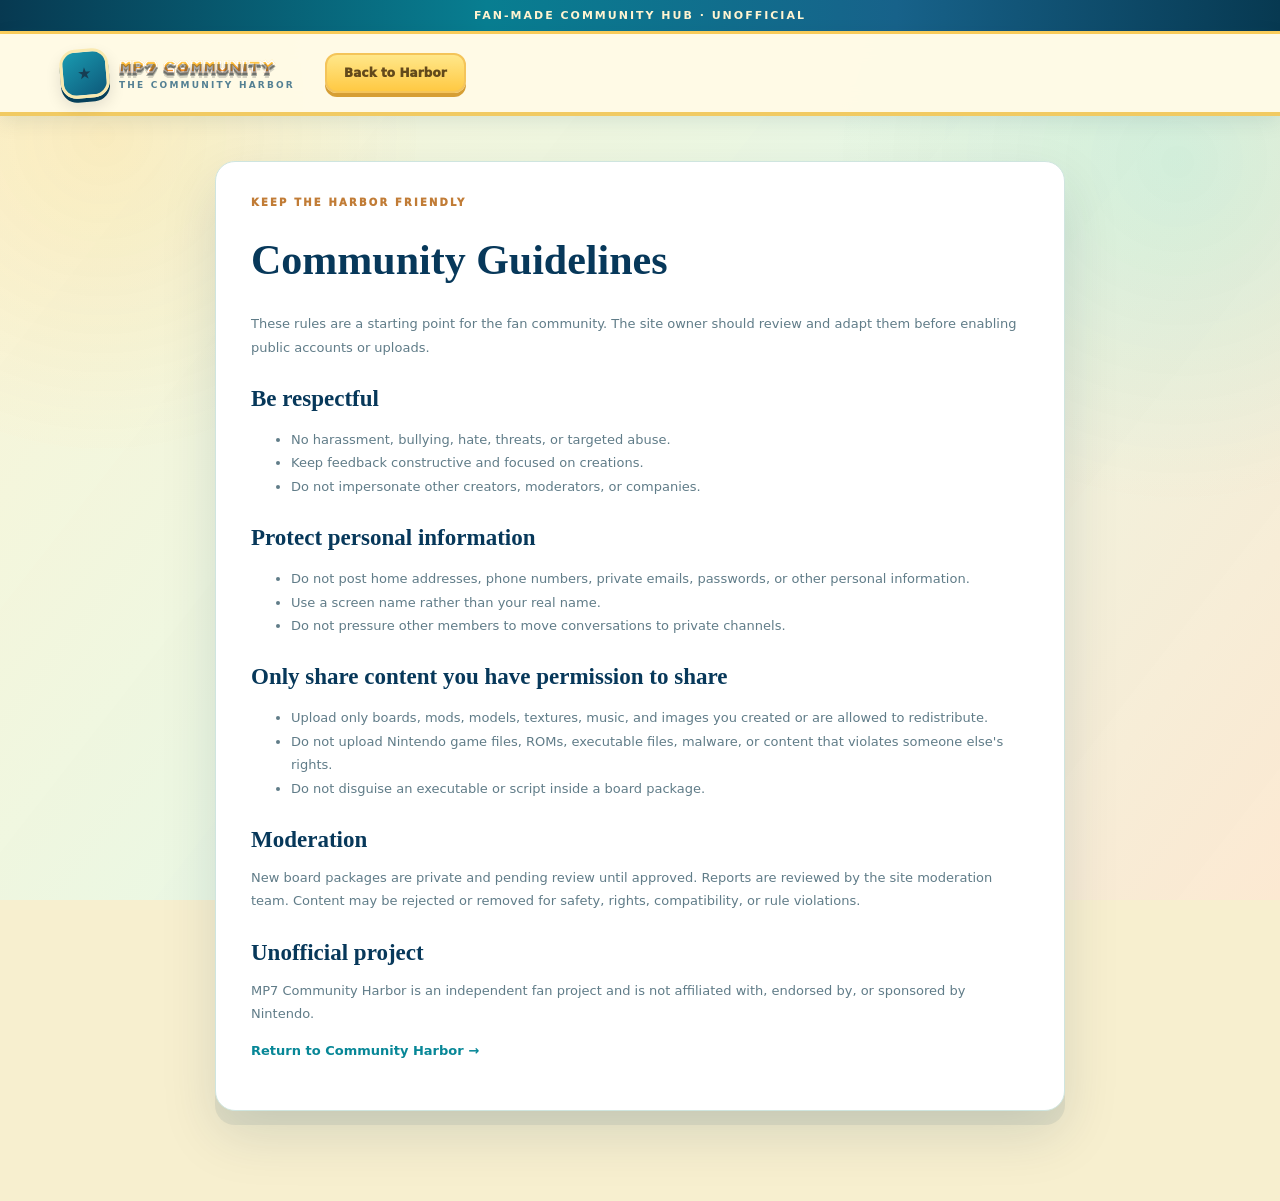
<file: community-guidelines.html>
<!doctype html><html lang="en"><head><meta charset="utf-8"><meta name="viewport" content="width=device-width,initial-scale=1"><title>Community Guidelines — MP7 Community Harbor</title><link rel="stylesheet" href="styles.css"></head><body><div class="top-ribbon">FAN-MADE COMMUNITY HUB · UNOFFICIAL</div><header class="site-header"><a class="brand" href="index.html"><span class="brand-mark">★</span><span class="brand-copy"><strong>MP7 <em>COMMUNITY</em></strong><small>THE COMMUNITY HARBOR</small></span></a><a class="btn btn-gold" href="index.html">Back to Harbor</a></header><main class="policy-page"><div class="eyebrow dark-eyebrow">KEEP THE HARBOR FRIENDLY</div><h1>Community Guidelines</h1><p>These rules are a starting point for the fan community. The site owner should review and adapt them before enabling public accounts or uploads.</p><h2>Be respectful</h2><ul><li>No harassment, bullying, hate, threats, or targeted abuse.</li><li>Keep feedback constructive and focused on creations.</li><li>Do not impersonate other creators, moderators, or companies.</li></ul><h2>Protect personal information</h2><ul><li>Do not post home addresses, phone numbers, private emails, passwords, or other personal information.</li><li>Use a screen name rather than your real name.</li><li>Do not pressure other members to move conversations to private channels.</li></ul><h2>Only share content you have permission to share</h2><ul><li>Upload only boards, mods, models, textures, music, and images you created or are allowed to redistribute.</li><li>Do not upload Nintendo game files, ROMs, executable files, malware, or content that violates someone else's rights.</li><li>Do not disguise an executable or script inside a board package.</li></ul><h2>Moderation</h2><p>New board packages are private and pending review until approved. Reports are reviewed by the site moderation team. Content may be rejected or removed for safety, rights, compatibility, or rule violations.</p><h2>Unofficial project</h2><p>MP7 Community Harbor is an independent fan project and is not affiliated with, endorsed by, or sponsored by Nintendo.</p><p><a href="index.html">Return to Community Harbor →</a></p></main></body></html>
</file>
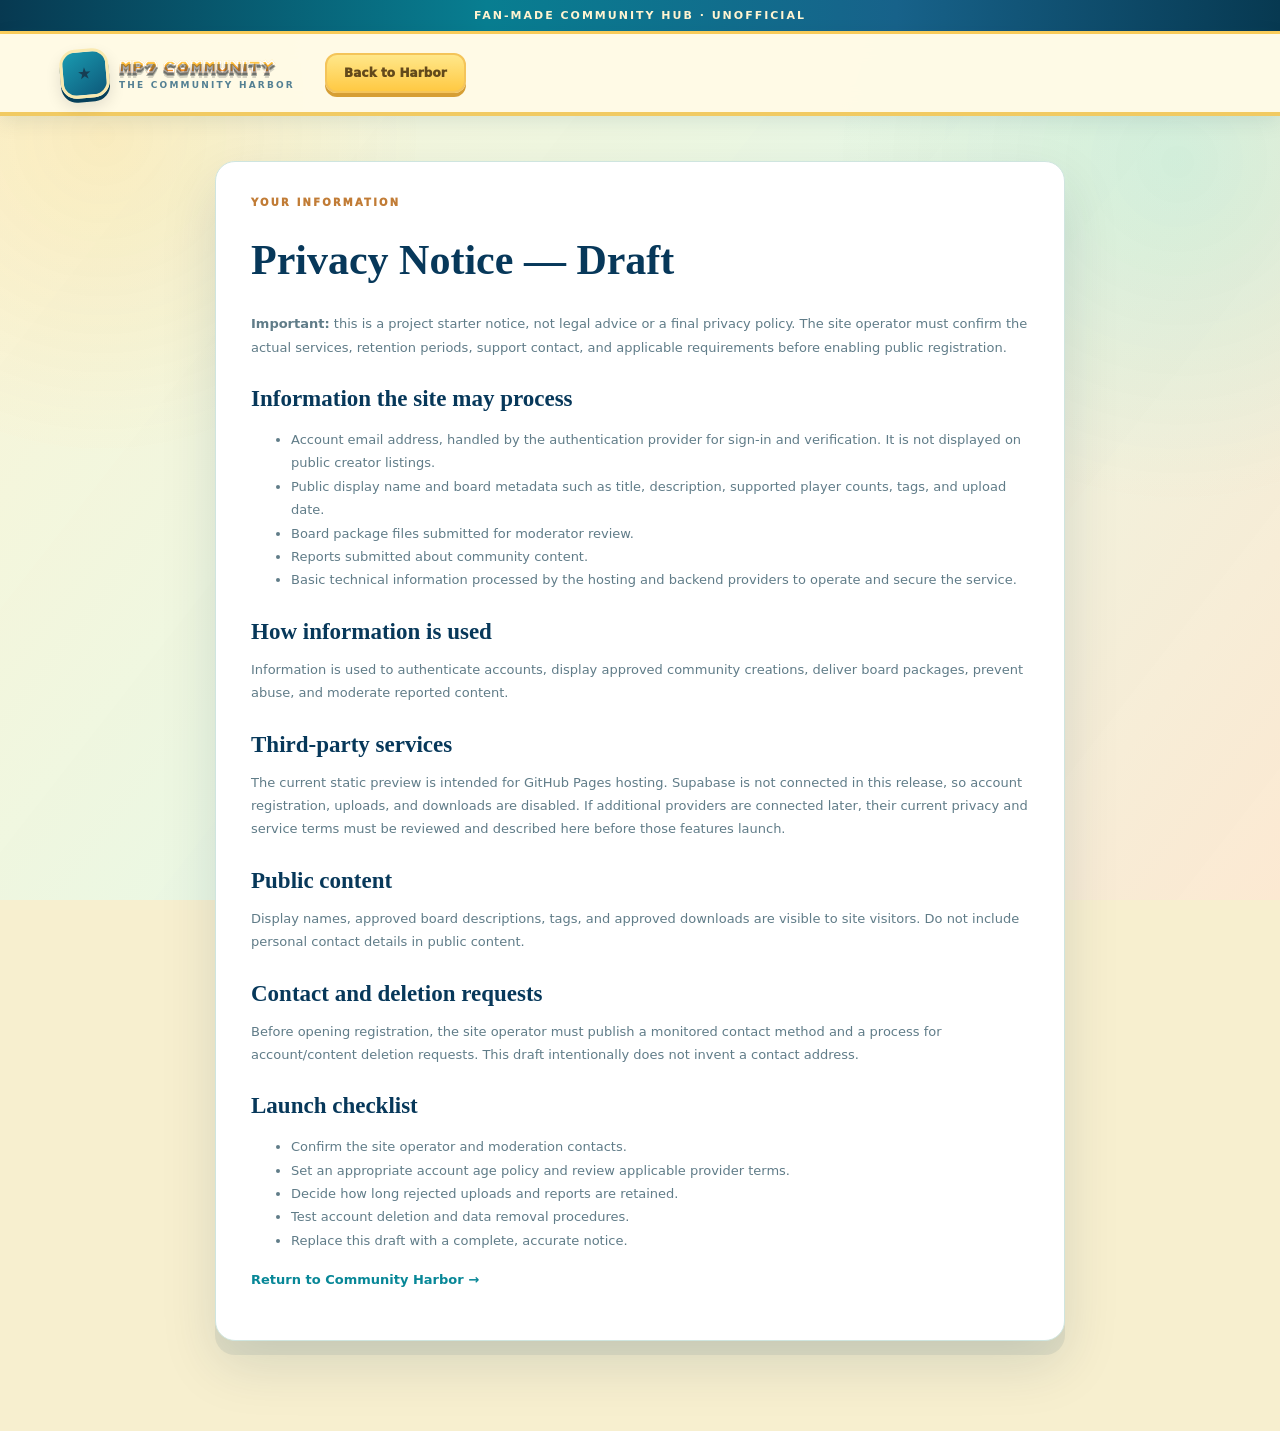
<file: privacy.html>
<!doctype html><html lang="en"><head><meta charset="utf-8"><meta name="viewport" content="width=device-width,initial-scale=1"><title>Privacy Notice — MP7 Community Harbor</title><link rel="stylesheet" href="styles.css"></head><body><div class="top-ribbon">FAN-MADE COMMUNITY HUB · UNOFFICIAL</div><header class="site-header"><a class="brand" href="index.html"><span class="brand-mark">★</span><span class="brand-copy"><strong>MP7 <em>COMMUNITY</em></strong><small>THE COMMUNITY HARBOR</small></span></a><a class="btn btn-gold" href="index.html">Back to Harbor</a></header><main class="policy-page"><div class="eyebrow dark-eyebrow">YOUR INFORMATION</div><h1>Privacy Notice — Draft</h1><p><strong>Important:</strong> this is a project starter notice, not legal advice or a final privacy policy. The site operator must confirm the actual services, retention periods, support contact, and applicable requirements before enabling public registration.</p><h2>Information the site may process</h2><ul><li>Account email address, handled by the authentication provider for sign-in and verification. It is not displayed on public creator listings.</li><li>Public display name and board metadata such as title, description, supported player counts, tags, and upload date.</li><li>Board package files submitted for moderator review.</li><li>Reports submitted about community content.</li><li>Basic technical information processed by the hosting and backend providers to operate and secure the service.</li></ul><h2>How information is used</h2><p>Information is used to authenticate accounts, display approved community creations, deliver board packages, prevent abuse, and moderate reported content.</p><h2>Third-party services</h2><p>The current static preview is intended for GitHub Pages hosting. Supabase is not connected in this release, so account registration, uploads, and downloads are disabled. If additional providers are connected later, their current privacy and service terms must be reviewed and described here before those features launch.</p><h2>Public content</h2><p>Display names, approved board descriptions, tags, and approved downloads are visible to site visitors. Do not include personal contact details in public content.</p><h2>Contact and deletion requests</h2><p>Before opening registration, the site operator must publish a monitored contact method and a process for account/content deletion requests. This draft intentionally does not invent a contact address.</p><h2>Launch checklist</h2><ul><li>Confirm the site operator and moderation contacts.</li><li>Set an appropriate account age policy and review applicable provider terms.</li><li>Decide how long rejected uploads and reports are retained.</li><li>Test account deletion and data removal procedures.</li><li>Replace this draft with a complete, accurate notice.</li></ul><p><a href="index.html">Return to Community Harbor →</a></p></main></body></html>
</file>
<file: styles.css>
:root{--navy:#092d49;--navy2:#124a65;--blue:#167f9c;--aqua:#5fe0d0;--mint:#d9faf1;--gold:#ffdc68;--coral:#ff786e;--cream:#fff9eb;--ink:#17354b;--muted:#627d8c;--line:#dbe9e8;--paper:#fff;--shadow:0 18px 48px rgba(5,39,62,.14);font-family:"Nunito",system-ui,sans-serif;color:var(--ink);scroll-behavior:smooth}
*{box-sizing:border-box}body{margin:0;background:#f3fbf9;color:var(--ink);overflow-x:hidden}a{color:inherit;text-decoration:none}button,input,select{font:inherit}button{cursor:pointer}.shell{width:min(1160px,calc(100% - 40px));margin-inline:auto}.top-ribbon{background:#072940;color:#d8fff7;text-align:center;padding:9px 12px;font-size:11px;font-weight:900;letter-spacing:2px}.sparkle{color:var(--gold);padding:0 12px}.ribbon-dot{color:var(--coral);padding:0 8px}
.site-header{height:82px;padding:0 max(20px,calc((100% - 1160px)/2));display:flex;align-items:center;gap:30px;background:rgba(255,255,255,.96);border-bottom:1px solid rgba(9,45,73,.08);position:sticky;top:0;z-index:20;backdrop-filter:blur(12px)}.brand{display:flex;align-items:center;gap:10px;flex-shrink:0}.brand-mark{display:grid;place-items:center;width:49px;height:49px;border-radius:16px;background:linear-gradient(145deg,#1a9bb1,#0d597a);box-shadow:0 5px 0 #073c5a;transform:rotate(-5deg)}.brand-mark svg{width:39px}.brand-copy{display:grid;line-height:1}.brand-copy strong{font-family:"Baloo 2",sans-serif;font-size:21px;letter-spacing:.2px;color:var(--navy)}.brand-copy em{font-style:normal;color:#e66d62}.brand-copy small{font-size:9px;letter-spacing:2.2px;font-weight:900;color:#548093;margin-top:4px}.main-nav{display:flex;align-items:center;gap:25px;margin:auto}.nav-link{font-size:13px;font-weight:900;color:#567181;padding:10px 0;position:relative}.nav-link:hover,.nav-link.active{color:#087e91}.nav-link.active:after{content:"";position:absolute;height:3px;border-radius:4px;background:var(--coral);bottom:1px;left:0;right:0}.header-actions{display:flex;gap:9px}.btn{border:0;border-radius:12px;padding:11px 17px;font-size:12px;font-weight:900;display:inline-flex;align-items:center;justify-content:center;gap:9px;transition:.18s ease;white-space:nowrap}.btn:hover{transform:translateY(-2px);filter:brightness(1.03)}.btn-ghost{background:#edf8f6;color:#236477}.btn-gold{background:var(--gold);color:#493c18;box-shadow:0 4px 0 #dbb84c}.btn-coral{background:var(--coral);color:white;box-shadow:0 4px 0 #d85d59}.btn-outline{background:rgba(255,255,255,.11);border:1.5px solid rgba(255,255,255,.7);color:white}.btn-outline-dark{background:white;border:1.5px solid #c9dddd;color:#24536a}.btn-large{padding:14px 20px;border-radius:14px;font-size:13px}.mobile-menu{display:none;border:0;background:#e9f7f4;border-radius:10px;padding:9px 12px;color:var(--navy);font-size:20px}.backend-notice{margin-top:17px;background:#fff6d9;border:1px solid #f3df9c;padding:11px 15px;border-radius:11px;color:#6c591f;font-size:12px}.backend-notice strong{color:#4a3a11}
.hero{position:relative;margin-top:22px;background:linear-gradient(122deg,#0d4967 0%,#0f7390 57%,#3ab5b6 100%);border-radius:28px;overflow:hidden;min-height:460px;display:grid;grid-template-columns:1fr 1.05fr;color:white;box-shadow:var(--shadow)}.hero:before{content:"";position:absolute;inset:0;background:radial-gradient(circle at 20% 10%,rgba(255,255,255,.12),transparent 34%),radial-gradient(circle at 85% 25%,rgba(255,220,104,.17),transparent 23%);pointer-events:none}.hero-copy{padding:62px 20px 60px 58px;position:relative;z-index:2}.eyebrow{font-size:10px;font-weight:1000;letter-spacing:2.2px;color:#b7fff0}.eyebrow-star{color:var(--gold);font-size:14px;margin-right:8px}.hero h1{font-family:"Baloo 2",sans-serif;font-size:clamp(42px,5.4vw,68px);line-height:.93;letter-spacing:-1.8px;margin:19px 0 17px;text-shadow:0 4px 0 rgba(0,43,67,.22)}.hero h1 span{color:#b5fff0}.hero h1 i{font-style:normal;color:var(--gold)}.hero-lede{max-width:390px;color:#e0f8f3;line-height:1.65;font-size:14px;font-weight:700}.hero-buttons{display:flex;gap:11px;flex-wrap:wrap;margin-top:25px}.hero-note{display:flex;align-items:center;gap:9px;margin-top:30px;font-size:9px;letter-spacing:1.6px;font-weight:1000;color:#c7fff1}.online-pulse{width:8px;height:8px;border-radius:50%;background:#8ff2be;box-shadow:0 0 0 5px rgba(143,242,190,.13)}
.hero-art{position:relative;min-height:420px;overflow:hidden}.sunburst{position:absolute;width:340px;height:340px;border-radius:50%;right:90px;top:35px;background:repeating-conic-gradient(from 0deg,rgba(255,255,255,.13) 0 7deg,transparent 7deg 15deg);mask-image:radial-gradient(circle,black 35%,transparent 72%)}.cloud{position:absolute;width:85px;height:24px;background:#e7fff6;border-radius:30px;opacity:.9}.cloud:before,.cloud:after{content:"";position:absolute;background:inherit;border-radius:50%;bottom:7px}.cloud:before{width:32px;height:32px;left:14px}.cloud:after{width:25px;height:25px;left:39px}.cloud-one{top:70px;right:95px}.cloud-two{top:125px;left:30px;transform:scale(.7)}.hero-sun{position:absolute;top:29px;right:72px;color:var(--gold);font-size:42px;text-shadow:0 0 25px #ffe6a1}.wave{position:absolute;left:-10%;right:-10%;height:115px;border-radius:50% 50% 0 0/28% 28% 0 0;bottom:-45px}.wave-back{background:#63d6cb;bottom:30px;transform:rotate(-5deg)}.wave-mid{background:#27abb9;bottom:2px;transform:rotate(4deg)}.wave-front{background:#087c9d;bottom:-35px;transform:rotate(-3deg)}.ship-shadow{position:absolute;width:370px;height:28px;border-radius:50%;background:rgba(0,31,51,.25);bottom:105px;right:60px;filter:blur(7px)}.ship{position:absolute;width:380px;height:230px;right:64px;bottom:106px;transform:rotate(-5deg);z-index:2}.ship-upper{position:absolute;top:0;left:80px;width:210px;height:90px;border-radius:30px 30px 4px 4px;background:linear-gradient(90deg,#fff5dc,#fff);border:5px solid #d9eeea;box-shadow:inset 0 -8px #b8d9d9}.window-row{position:absolute;left:35px;top:37px;color:#26809a;letter-spacing:6px;font-size:16px}.flag{position:absolute;top:-22px;right:39px;color:var(--coral);font-size:36px}.ship-deck{position:absolute;left:57px;top:80px;width:265px;height:18px;border-radius:9px;background:#ed6b60;border:4px solid white}.ship-hull{position:absolute;left:0;right:0;top:98px;height:105px;background:linear-gradient(180deg,#f4a65e,#ef695e);clip-path:polygon(0 0,100% 0,83% 84%,68% 100%,22% 100%,9% 77%);border-bottom:8px solid #a9494d}.porthole{position:relative;top:32px;margin-left:28px;color:#fff4d5;font-size:16px;text-shadow:0 1px #a94e59}.ship-bow{position:absolute;right:-11px;top:111px;width:75px;height:87px;background:#ea695e;clip-path:polygon(0 0,100% 0,0 100%)}.floating-star{position:absolute;z-index:4;color:var(--gold);text-shadow:0 2px 0 rgba(0,0,0,.13)}.star-a{top:89px;left:88px;font-size:30px;transform:rotate(-14deg)}.star-b{top:205px;right:37px;font-size:32px}.star-c{top:50px;left:235px;font-size:18px}.hero-sticker{position:absolute;right:30px;top:192px;width:86px;height:86px;border-radius:50%;background:var(--gold);border:5px solid #fff4bd;color:#56451c;display:grid;place-content:center;text-align:center;transform:rotate(10deg);z-index:4;box-shadow:0 5px 0 rgba(0,0,0,.15)}.hero-sticker b{font-family:"Baloo 2";font-size:27px;line-height:.9}.hero-sticker small{font-size:8px;line-height:1.1;font-weight:1000}.art-caption{position:absolute;bottom:18px;right:72px;z-index:5;font-size:10px;letter-spacing:2px;font-weight:1000;color:#e1fff8}.hero-wave-bottom{position:absolute;bottom:-1px;left:0;right:0;height:18px;background:#f3fbf9;clip-path:polygon(0 100%,0 45%,10% 60%,20% 38%,30% 60%,40% 30%,50% 60%,60% 38%,70% 65%,80% 42%,90% 60%,100% 35%,100% 100%)}
.quick-stats{display:grid;grid-template-columns:repeat(4,1fr);gap:12px;margin-top:22px}.stat-card{display:flex;align-items:center;gap:12px;background:white;border:1px solid #e3eeee;border-radius:15px;padding:15px;box-shadow:0 5px 17px rgba(15,76,95,.04)}.stat-icon{width:38px;height:38px;border-radius:12px;display:grid;place-items:center;font-size:20px;font-weight:1000}.stat-icon.aqua{background:#dffaf4;color:#178d8e}.stat-icon.coral{background:#ffebe6;color:#d7615c}.stat-icon.gold{background:#fff5d5;color:#a87b18}.stat-icon.purple{background:#eee8ff;color:#8060b8}.stat-card strong,.stat-card small{display:block}.stat-card strong{font-size:12px}.stat-card small{font-size:10px;color:#78909d;margin-top:3px}
.section{padding-top:78px;padding-bottom:26px}.section-heading{display:flex;align-items:end;justify-content:space-between;gap:25px;margin-bottom:24px}.dark-eyebrow{color:#22979d}.section-heading h2,.maker-copy h2,.newsletter h2{font-family:"Baloo 2";font-size:39px;line-height:1.05;color:var(--navy);margin:8px 0}.section-heading h2 span,.maker-copy h2 span{color:#e57569}.section-heading p{margin:6px 0 0;color:#718896;font-size:13px;max-width:580px;line-height:1.6}.text-link{font-size:12px;font-weight:1000;color:#0b8291;white-space:nowrap;padding-bottom:5px}.text-link span{font-size:17px;margin-left:6px}.toolbar{display:flex;gap:12px;align-items:center;margin:22px 0}.search-box{height:43px;border:1px solid #d5e7e4;background:white;border-radius:12px;display:flex;align-items:center;gap:9px;padding:0 13px;flex:1;max-width:420px;color:#6593a0}.search-box span{font-size:25px;line-height:1}.search-box input{border:0;outline:0;min-width:0;flex:1;color:var(--ink);font-size:12px}.filter-group{display:flex;gap:6px;flex-wrap:wrap}.filter-chip{border:1px solid #d6e8e4;background:white;border-radius:20px;padding:9px 12px;color:#6d8792;font-size:10px;font-weight:900}.filter-chip.selected{background:#0e7188;color:white;border-color:#0e7188}.sort-select{border:1px solid #d6e8e4;background:white;border-radius:11px;padding:10px;color:#53717e;font-size:11px;margin-left:auto}
.card-grid{display:grid;grid-template-columns:repeat(3,1fr);gap:18px}.creation-card{background:white;border:1px solid #dfebea;border-radius:19px;overflow:hidden;box-shadow:0 8px 22px rgba(14,73,90,.05);transition:.2s}.creation-card:hover{transform:translateY(-4px);box-shadow:var(--shadow)}.thumb{height:190px;position:relative;overflow:hidden;display:grid;place-content:center;text-align:center;color:white}.thumb:after{content:"";position:absolute;inset:0;background:linear-gradient(180deg,transparent 45%,rgba(2,33,52,.34))}.thumb-label{position:absolute;top:13px;left:13px;background:rgba(255,255,255,.92);color:#2b596a;padding:6px 9px;border-radius:8px;font-size:8px;font-weight:1000;letter-spacing:1px;z-index:2}.thumb-title,.thumb-sub{position:relative;z-index:2;font-family:"Baloo 2";font-weight:1000;letter-spacing:2px;text-shadow:0 3px 0 rgba(1,43,66,.2)}.thumb-title{font-size:29px;line-height:1}.thumb-sub{font-size:15px}.thumb-coral{background:linear-gradient(145deg,#65d6ce,#1492a9 60%,#08627e)}.island{position:absolute;background:#f6cf86;border-radius:50% 45% 40% 45%;box-shadow:inset 0 -8px rgba(195,126,65,.2)}.island-one{width:180px;height:65px;left:9px;bottom:18px;transform:rotate(-17deg)}.island-two{width:140px;height:60px;right:5px;top:28px;transform:rotate(14deg);background:#76d69f}.route{position:absolute;left:15%;right:14%;height:70px;border:5px dotted white;border-radius:50%;transform:rotate(-10deg);top:62px}.thumb-star{position:absolute;right:22px;top:34px;font-size:37px;color:#ffdf6d;z-index:2}.thumb-summit{background:linear-gradient(160deg,#8879d5,#4a4da7 65%,#193f7f)}.mountain{position:absolute;bottom:10px;width:0;height:0;border-left:130px solid transparent;border-right:130px solid transparent;border-bottom:150px solid #e9f5f3}.mountain-one{left:-16px;border-bottom-color:#c2e9e2}.mountain-two{right:-46px;transform:scale(.8);border-bottom-color:#96d4d9}.summit-star{position:absolute;top:42px;left:47%;color:#ffe17c;font-size:45px;z-index:1;text-shadow:0 2px 0 #b27b49}.thumb-ghost{background:linear-gradient(155deg,#263a79,#423c91 60%,#151d50)}.moon{position:absolute;right:45px;top:22px;width:68px;height:68px;border-radius:50%;background:#ffdf9b;box-shadow:0 0 25px rgba(255,224,150,.45)}.ghost-ship{position:absolute;bottom:30px;left:24%;width:55%;height:54px;background:#272d61;border-bottom:8px solid #111d49;clip-path:polygon(0 0,100% 0,78% 100%,20% 100%);color:#fff;text-align:center;padding-top:8px}.card-body{padding:17px}.card-kicker,.card-meta,.card-actions,.mod-topline,.mod-bottom,.mini-info{display:flex;align-items:center;justify-content:space-between;gap:10px}.pill{font-size:8px;padding:5px 8px;border-radius:7px;font-weight:1000;letter-spacing:.6px;white-space:nowrap}.pill-aqua{background:#def8f2;color:#168783}.pill-coral{background:#ffebe6;color:#d65e58}.pill-purple{background:#eee9ff;color:#795bb2}.creator{font-size:9px;color:#8aa0a9}.creator b{color:#4a6876}.card-body h3,.mod-info h3,.mini-info h3{font-family:"Baloo 2";font-size:20px;margin:12px 0 4px;color:#143c54}.card-body p,.mod-info p{font-size:11px;color:#768d98;line-height:1.55;margin:0;min-height:36px}.card-meta{border-top:1px solid #edf2f1;border-bottom:1px solid #edf2f1;margin:14px 0;padding:9px 0;font-size:9px;color:#90a2aa}.card-actions{justify-content:initial}.btn-card{background:#e9f7f4;color:#236b78;padding:9px 12px;flex:1;font-size:10px}.icon-btn{border:0;width:34px;height:34px;border-radius:10px;background:#fff4d4;color:#977323;font-size:19px}.empty-state{padding:45px;text-align:center;background:white;border-radius:16px;color:#62808d}.empty-state span{font-size:28px}.empty-state b{display:block;margin-top:8px}.empty-state p{font-size:12px}
.maker-banner{display:grid;grid-template-columns:.95fr 1.05fr;margin-top:62px;border-radius:24px;overflow:hidden;background:#0c4967;box-shadow:var(--shadow);color:white;min-height:300px}.maker-art{position:relative;min-height:300px;background:linear-gradient(145deg,#22a5ae,#0c6788);overflow:hidden}.maker-grid{position:absolute;inset:-30px;background-image:linear-gradient(rgba(255,255,255,.15) 1px,transparent 1px),linear-gradient(90deg,rgba(255,255,255,.15) 1px,transparent 1px);background-size:28px 28px;transform:perspective(300px) rotateX(45deg) scale(1.5);opacity:.8}.maker-path{position:absolute;left:16%;top:35%;width:67%;height:42%;border:7px dashed #fff1bd;border-radius:42% 55% 38% 50%;transform:rotate(-16deg);box-shadow:0 0 0 5px rgba(255,255,255,.1)}.maker-pin{position:absolute;z-index:2;display:grid;place-items:center;border-radius:50%;width:39px;height:39px;background:var(--coral);border:4px solid white;color:white;box-shadow:0 4px 0 rgba(0,0,0,.2)}.pin-one{left:23%;top:25%}.pin-two{right:24%;top:54%;background:#886dd1}.pin-three{left:47%;bottom:16%;background:#ffda68;color:#775c17}.maker-pencil{position:absolute;right:13%;top:14%;font-size:70px;color:#fff3c4;transform:rotate(18deg);text-shadow:0 4px 0 #d89749}.maker-copy{padding:42px 48px}.maker-copy h2{font-size:43px;color:white;margin:10px 0}.maker-copy h2 span{color:var(--gold)}.maker-copy p{font-size:12px;color:#d5f2ee;line-height:1.7;max-width:460px}.maker-features{display:flex;gap:14px;flex-wrap:wrap;margin:17px 0 21px;color:#adfff0;font-size:10px;font-weight:900}.prototype-note{display:block;margin-top:14px;color:#a6cbd1;font-size:8px;letter-spacing:1.3px;font-weight:900}
.compact-heading{margin-bottom:20px}.mod-grid{display:grid;grid-template-columns:repeat(3,1fr);gap:15px}.mod-card{display:flex;gap:14px;padding:17px;background:white;border:1px solid #dfebea;border-radius:16px;min-height:172px}.mod-icon{flex:0 0 53px;height:53px;border-radius:15px;display:grid;place-items:center;font-size:28px}.mod-character{background:#eee8ff;color:#8062b4}.mod-event{background:#ffebe5;color:#d3655a}.mod-audio{background:#dff9f4;color:#188e8e}.mod-info{min-width:0;flex:1}.mod-topline{justify-content:flex-start}.mod-version{margin-left:auto;font-size:9px;color:#92a5ac}.mod-info h3{font-size:17px;margin:8px 0 3px}.mod-info p{min-height:54px}.mod-bottom{margin-top:11px;font-size:9px;color:#8aa0a8}.small-link{border:0;background:transparent;color:#0b8994;font-size:10px;font-weight:1000;padding:4px}
.minigame-section{margin-top:65px;background:linear-gradient(125deg,#0b425e,#0f718a);color:white;padding:6px 0 58px}.minigame-section .section-heading h2{color:white}.minigame-section .section-heading h2 span{color:var(--gold)}.minigame-section .section-heading p{color:#c4e4e4}.light-link{color:#a9fff0}.minigame-grid{display:grid;grid-template-columns:repeat(3,1fr);gap:18px}.mini-card{border:1px solid rgba(255,255,255,.16);border-radius:17px;overflow:hidden;background:rgba(255,255,255,.09)}.mini-art{position:relative;height:170px;display:grid;place-content:center;text-align:center;overflow:hidden}.mini-art strong{font-family:"Baloo 2";font-size:27px;line-height:.9;letter-spacing:2px;text-shadow:0 3px 0 rgba(0,0,0,.2)}.mini-number{position:absolute;top:12px;left:13px;font-size:10px;font-weight:1000;color:rgba(255,255,255,.7)}.mini-neon{background:linear-gradient(140deg,#463b9a,#e25aa7)}.neon-hoops{font-size:50px;color:#b0fff1;text-shadow:0 0 15px #73fff4;position:absolute;top:17px;left:34%;letter-spacing:10px}.mini-tide{background:linear-gradient(145deg,#40c3c0,#146c9c)}.tide-wave{position:absolute;top:25px;left:0;right:0;font-size:90px;color:rgba(255,255,255,.3)}.mini-cannon{background:linear-gradient(145deg,#e98d61,#a64f67)}.cannonball{position:absolute;top:20px;right:35px;font-size:45px;color:#ffdd8a;text-shadow:0 5px #824960}.mini-info{padding:13px 15px}.mini-info h3{font-size:17px;color:white;margin:0}.mini-info small{font-size:9px;color:#b9d9dc}
.community-section{padding-bottom:70px}.community-grid{display:grid;grid-template-columns:1.4fr .8fr;gap:17px}.discussion-panel,.creator-panel{background:white;border:1px solid #dfebea;border-radius:18px;padding:20px}.panel-head{display:flex;align-items:center;justify-content:space-between;margin-bottom:8px}.panel-head h3{font-family:"Baloo 2";font-size:20px;color:var(--navy);margin:0}.live-label{font-size:8px;font-weight:1000;letter-spacing:1px;color:#8399a2}.live-label i{display:inline-block;width:6px;height:6px;border-radius:50%;background:#e8b947;margin-right:5px}.discussion-row{display:flex;align-items:center;gap:12px;padding:13px 2px;border-bottom:1px solid #edf2f1}.discussion-avatar{width:35px;height:35px;display:grid;place-items:center;border-radius:12px;font-size:10px;font-weight:1000}.avatar-coral{background:#ffebe6;color:#d05a58}.avatar-aqua{background:#dff8f3;color:#16898c}.avatar-purple{background:#eee8ff;color:#795caf}.discussion-text{display:grid;gap:3px;flex:1}.discussion-text b{font-size:11px;color:#31566a}.discussion-text small,.discussion-replies small{font-size:9px;color:#91a4ab}.discussion-replies{text-align:right;font-weight:1000;font-size:12px;color:#34798a}.discussion-panel .btn{margin-top:15px}.creator-panel{position:relative;background:#fff0dc;border-color:#f4dfb8;overflow:hidden}.creator-badge{width:43px;height:43px;background:var(--gold);border:3px solid white;border-radius:14px;display:grid;place-items:center;color:#8a6c23;font-size:25px;box-shadow:0 3px 0 #e6c65d;margin-bottom:18px}.creator-panel .eyebrow{color:#be8850}.creator-panel h3{font-family:"Baloo 2";font-size:29px;line-height:1;color:#69472c;margin:8px 0}.creator-panel p{font-size:11px;color:#946f51;line-height:1.6;max-width:290px}.creator-doodle{position:absolute;bottom:14px;right:15px;color:#e0b76e;font-size:20px;transform:rotate(-12deg)}
.newsletter{position:relative;display:flex;align-items:center;gap:22px;background:#dff8f2;border:1px solid #c8eee6;border-radius:20px;padding:25px 31px;margin-bottom:50px}.newsletter-star{width:55px;height:55px;display:grid;place-items:center;border-radius:17px;background:#fff;color:#e1ad36;font-size:33px;box-shadow:0 4px 0 #c8e4dc}.newsletter .eyebrow{color:#208f91}.newsletter h2{font-size:27px;margin:5px 0}.newsletter p{margin:0;color:#6f9295;font-size:11px}.newsletter-form{margin-left:auto;display:grid;grid-template-columns:minmax(150px,230px) auto;gap:8px;max-width:440px;width:100%}.newsletter-form input{min-width:0;border:1px solid #beded8;border-radius:11px;padding:12px 13px;background:white;font-size:11px;outline:0}.newsletter-form small{grid-column:1/-1;color:#87a4a2;font-size:8px}
.site-footer{background:#082e48;color:#c6e1e4;padding:29px 0}.footer-inner{display:grid;grid-template-columns:220px 1fr auto;align-items:center;gap:25px}.footer-brand .brand-copy strong{color:white}.footer-brand .brand-copy small{color:#89b8c1}.small-mark{width:38px;height:38px;border-radius:12px;color:#ffdf69;font-size:24px}.footer-inner p{font-size:9px;color:#92b6be;line-height:1.5;max-width:430px}.footer-links{display:flex;gap:13px;flex-wrap:wrap;justify-content:end}.footer-links a{font-size:9px;color:#c4e4e6}.footer-links a:hover{color:var(--gold)}
.modal-backdrop{position:fixed;inset:0;z-index:50;background:rgba(3,24,39,.68);display:grid;place-items:center;padding:20px;backdrop-filter:blur(5px)}.modal-backdrop[hidden]{display:none}.modal{position:relative;background:#fffdf6;border-radius:22px;padding:30px;width:min(470px,100%);box-shadow:0 22px 80px rgba(0,0,0,.28);text-align:center}.modal-close{position:absolute;right:15px;top:12px;border:0;background:#edf6f3;color:#52717b;border-radius:50%;width:32px;height:32px;font-size:20px}.modal-icon{width:52px;height:52px;border-radius:16px;background:#fff1c9;color:#b68c31;display:grid;place-items:center;font-size:26px;margin:0 auto 15px}.modal .eyebrow{color:#278d92}.modal h2{font-family:"Baloo 2";font-size:30px;color:var(--navy);margin:7px 0}.modal p{font-size:12px;color:#708893;line-height:1.7}.modal-actions{display:flex;justify-content:center;margin-top:20px}.toast{position:fixed;z-index:60;bottom:20px;left:50%;transform:translate(-50%,20px);opacity:0;pointer-events:none;background:#073b55;color:white;padding:12px 18px;border-radius:12px;font-size:11px;font-weight:900;box-shadow:var(--shadow);transition:.2s}.toast.show{opacity:1;transform:translate(-50%,0)}.policy-page{max-width:850px;margin:45px auto 90px;padding:35px;background:white;border:1px solid var(--line);border-radius:20px;box-shadow:var(--shadow)}.policy-page h1,.policy-page h2{font-family:"Baloo 2";color:var(--navy)}.policy-page h1{font-size:42px}.policy-page h2{font-size:23px;margin:27px 0 7px}.policy-page p,.policy-page li{font-size:13px;line-height:1.8;color:#607c88}.policy-page a{color:#078797;font-weight:900}.sr-only{position:absolute;width:1px;height:1px;padding:0;margin:-1px;overflow:hidden;clip:rect(0,0,0,0);white-space:nowrap;border:0}
@media(max-width:980px){.site-header{gap:15px}.main-nav{gap:14px}.hero-copy{padding-left:35px}.ship{right:15px;transform:scale(.84) rotate(-5deg);transform-origin:bottom right}.quick-stats{grid-template-columns:repeat(2,1fr)}.mod-grid{grid-template-columns:1fr 1fr}.mod-card:last-child{grid-column:span 2}.footer-inner{grid-template-columns:1fr 1fr}.footer-links{grid-column:1/-1;justify-content:start}}
@media(max-width:720px){.shell{width:min(100% - 28px,560px)}.site-header{height:68px;padding:0 14px;gap:10px}.brand-mark{width:41px;height:41px}.brand-copy strong{font-size:17px}.brand-copy small{font-size:7px}.mobile-menu{display:block;margin-left:auto}.main-nav{display:none;position:absolute;top:68px;left:0;right:0;padding:13px 20px 18px;background:white;border-bottom:1px solid var(--line);box-shadow:0 14px 24px rgba(0,0,0,.08);align-items:stretch;gap:3px}.main-nav.open{display:grid}.nav-link{padding:10px}.nav-link.active:after{display:none}.header-actions{gap:5px}.header-actions .btn{font-size:10px;padding:9px 10px}.backend-notice{font-size:10px}.hero{grid-template-columns:1fr;margin-top:14px}.hero-copy{padding:37px 25px 20px}.hero h1{font-size:51px}.hero-lede{font-size:12px}.hero-art{min-height:280px}.ship{right:50px;bottom:65px;transform:scale(.7) rotate(-5deg);transform-origin:bottom right}.ship-shadow{right:35px;bottom:65px;width:270px}.wave{height:90px}.wave-back{bottom:20px}.hero-sticker{right:17px;top:100px;width:70px;height:70px}.hero-sticker b{font-size:22px}.art-caption{right:35px;bottom:12px}.quick-stats{gap:8px}.stat-card{padding:11px;gap:8px}.stat-icon{width:32px;height:32px}.stat-card strong{font-size:10px}.stat-card small{font-size:8px}.section{padding-top:55px}.section-heading{align-items:start;flex-direction:column;gap:12px}.section-heading h2{font-size:32px}.section-heading p{font-size:11px}.toolbar{flex-wrap:wrap}.search-box{max-width:none;flex-basis:100%}.filter-group{order:2}.sort-select{margin-left:auto}.card-grid{grid-template-columns:1fr}.thumb{height:175px}.maker-banner{grid-template-columns:1fr;margin-top:45px}.maker-art{min-height:200px}.maker-copy{padding:29px 25px}.maker-copy h2{font-size:36px}.maker-copy p{font-size:11px}.maker-features{font-size:9px;gap:9px}.mod-grid{grid-template-columns:1fr}.mod-card:last-child{grid-column:auto}.minigame-section{margin-top:45px}.minigame-grid{grid-template-columns:1fr}.mini-art{height:150px}.community-grid{grid-template-columns:1fr}.newsletter{align-items:start;flex-wrap:wrap;padding:21px}.newsletter-star{width:43px;height:43px;font-size:25px}.newsletter>div:nth-child(2){flex:1}.newsletter h2{font-size:23px}.newsletter-form{margin:8px 0 0;grid-template-columns:1fr auto}.footer-inner{grid-template-columns:1fr}.footer-links{grid-column:auto;justify-content:start}.policy-page{margin:25px 14px 55px;padding:23px}.policy-page h1{font-size:34px}}
@media(prefers-reduced-motion:reduce){*,*:before,*:after{scroll-behavior:auto!important;transition:none!important;animation:none!important}}


/* --- Harbor art direction refresh --- */
:root{
  --navy:#07385a;--navy2:#075c78;--blue:#087f9d;--aqua:#54d9d0;
  --mint:#dcf8ee;--gold:#ffd65f;--coral:#f27662;--cream:#fff7df;
  --ink:#123a50;--muted:#66818d;--line:#cfe5df;
  --shadow:0 14px 0 rgba(7,56,90,.08),0 24px 55px rgba(5,44,68,.13);
}
body{background:#f7f2df;background-image:radial-gradient(rgba(28,126,140,.07) 1px,transparent 1px);background-size:13px 13px}
.top-ribbon{background:linear-gradient(90deg,#06314d,#07516c 48%,#06314d);border-bottom:3px solid #f7c957;color:#fff4d1}
.site-header{background:rgba(255,251,236,.97);border-bottom:3px solid #e9cf87;box-shadow:0 5px 0 rgba(7,56,90,.06)}
.brand-mark{border:3px solid #f9e9b0;box-shadow:0 4px 0 #06405b,0 8px 16px rgba(0,0,0,.12)}
.brand-copy strong{font-family:"Baloo 2",sans-serif;letter-spacing:.5px;text-shadow:0 1px 0 white}
.nav-link{font-weight:900;color:#376276}
.nav-link.active{color:#087d8a}
.nav-link.active:after{height:4px;border-radius:5px;background:#f5c64d}
.btn{border:2px solid rgba(7,56,90,.12);box-shadow:0 3px 0 rgba(7,56,90,.12);font-weight:1000;letter-spacing:.1px}
.btn-gold{background:linear-gradient(#ffe78a,#ffc943);color:#63491b;border-color:#f4c45a;box-shadow:0 4px 0 #d69e34}
.btn-coral{background:linear-gradient(#ff947c,#ef635d);border-color:#e85f57;box-shadow:0 4px 0 #b94c4b}
.btn-ghost{background:#fffdf3}
.backend-notice{border:2px solid #e7c86e;background:#fff6d8;color:#765b22;box-shadow:0 3px 0 rgba(7,56,90,.06)}
.hero{background:linear-gradient(130deg,#fff9e7 0%,#e8fbf2 57%,#d4f5ee 100%);border:4px solid #fff;border-radius:28px;box-shadow:0 0 0 2px #d9c47c,var(--shadow);overflow:hidden}
.hero-copy{position:relative;z-index:2}
.hero h1{color:#06466b;text-shadow:0 3px 0 #fff,0 5px 0 rgba(8,77,105,.08);letter-spacing:-1.3px}
.hero h1 span{color:#ee735e}
.hero h1 i{color:#0ca3a3;text-shadow:0 3px 0 white}
.eyebrow{color:#b57430}
.hero-art{position:relative;overflow:hidden;background:#74d8d8;isolation:isolate}
.hero-scene{position:absolute;inset:0;width:100%;height:100%;object-fit:cover;object-position:center}
.hero-art:after{content:"";position:absolute;inset:0;background:linear-gradient(90deg,rgba(9,95,119,.12),transparent 32%,rgba(7,71,103,.08));pointer-events:none}
.hero-art .hero-sticker,.hero-art .art-caption{z-index:2}
.hero-sticker{border:4px solid #fff4c8;box-shadow:0 5px 0 #c78c35,0 9px 18px rgba(0,0,0,.2);background:linear-gradient(145deg,#ffea8d,#ffbd4f);color:#65451b;transform:rotate(8deg)}
.art-caption{background:#fff5d6;color:#176178;border:2px solid #fff;box-shadow:0 3px 0 #c9a95f;padding:8px 13px;border-radius:8px;letter-spacing:1.4px}
.quick-stats{margin-top:24px}
.stat-card{background:linear-gradient(180deg,#fffef7,#fff8e5);border:2px solid #e6d69e;box-shadow:0 4px 0 rgba(7,56,90,.07);border-radius:15px}
.stat-icon{border:2px solid rgba(255,255,255,.85);box-shadow:0 3px 0 rgba(7,56,90,.1)}
.section{padding-top:76px}
.section-heading h2{color:#074a69;text-shadow:0 2px 0 white}
.section-heading h2 span{color:#e56f5d}
.dark-eyebrow{color:#c17c36}
.toolbar{background:#fff9e9;border:2px solid #e5d49b;border-radius:15px;padding:11px;box-shadow:0 4px 0 rgba(7,56,90,.06)}
.search-box,.sort-select{border:2px solid #d9e9de;background:white}
.filter-chip{border:2px solid #d7e6df;background:#fff;color:#3e6673}
.filter-chip.selected{background:#087f91;border-color:#087f91;color:#fff;box-shadow:0 3px 0 #07576e}
.creation-card{border:2px solid #e2d39f;border-radius:17px;box-shadow:0 5px 0 rgba(7,56,90,.08),0 14px 25px rgba(5,44,68,.07);background:#fffdf4}
.creation-card:hover{transform:translateY(-5px);box-shadow:0 9px 0 rgba(7,56,90,.09),0 20px 30px rgba(5,44,68,.13)}
.thumb{height:195px;background:#1d8ca2;position:relative;isolation:isolate}
.thumb-scene{position:absolute;inset:0;width:100%;height:100%;object-fit:cover;z-index:-1}
.thumb:after{content:"";position:absolute;inset:0;background:linear-gradient(180deg,rgba(4,39,61,.28),transparent 34%,rgba(4,39,61,.5));z-index:0}
.thumb-label{position:relative;z-index:2;background:#fff2c8;color:#76511e;border:1px solid rgba(255,255,255,.9);border-radius:5px;box-shadow:0 2px 0 rgba(65,55,30,.22)}
.thumb-title,.thumb-sub{z-index:2;text-shadow:0 3px 0 rgba(4,38,61,.42),0 5px 12px rgba(0,0,0,.35)}
.thumb-title{font-size:27px;letter-spacing:1.5px}
.thumb-sub{font-size:12px}
.card-body{background:linear-gradient(#fffef9,#fff)}
.card-body h3,.mod-info h3{color:#104963}
.pill{border-radius:6px;border:1px solid rgba(7,56,90,.08)}
.card-meta{border-color:#e8e8d8}
.btn-card{border:2px solid #c5e6dd;box-shadow:0 3px 0 #a6d7cb}
.icon-btn{border:2px solid #f0d68d;box-shadow:0 3px 0 #d7b86a}
.maker-banner{border:4px solid white;box-shadow:0 0 0 2px #d9c47c,var(--shadow);border-radius:24px}
.maker-art{background:linear-gradient(145deg,#24bac0,#075c80)}
.maker-copy{background:linear-gradient(135deg,#0b5676,#063957)}
.mod-card,.discussion-panel{border:2px solid #e2d6ad;background:linear-gradient(#fffef9,#fff)}
.mod-icon{border:2px solid #fff;box-shadow:0 3px 0 rgba(7,56,90,.1)}
.minigame-section{background:linear-gradient(125deg,#064263,#087b8d 60%,#07536c);border-top:6px solid #f2cb65;border-bottom:6px solid #f2cb65}
.minigame-section .section-heading h2{color:#fff}
.mini-card{border:2px solid rgba(255,255,255,.32);box-shadow:0 5px 0 rgba(0,0,0,.12);background:rgba(255,255,255,.12)}
.mini-art{border-bottom:3px solid rgba(255,255,255,.22)}
.community-section .discussion-panel,.creator-panel{box-shadow:0 4px 0 rgba(7,56,90,.06)}
.discussion-row{border-bottom:1px dashed #d8e5dc}
.newsletter{background:linear-gradient(100deg,#ddf5e8,#fff2c9);border:2px solid #e3d19a;box-shadow:0 5px 0 rgba(7,56,90,.07)}
.site-footer{border-top:6px solid #f1c85e;background:linear-gradient(100deg,#052d49,#07536b)}
.modal{border:4px solid #f4d577;box-shadow:0 7px 0 #b88e42,0 22px 80px rgba(0,0,0,.28)}
@media(max-width:720px){
 .hero{border-radius:19px}.hero-art{min-height:280px}.hero-scene{object-position:center}
 .section{padding-top:54px}.thumb{height:185px}
 .site-header{background:#fff9e9}
}

/* Real Mario Party 7 imagery and source-credit styling */
.hero-art{background:#062b45}
.hero-scene{object-fit:cover;object-position:center 42%;filter:saturate(1.04)}
.hero-art:after{background:linear-gradient(90deg,rgba(5,34,54,.08),transparent 48%,rgba(5,34,54,.12))}
.hero-credit{position:absolute;left:16px;bottom:13px;z-index:3;padding:5px 8px;background:rgba(5,37,57,.78);border:1px solid rgba(255,255,255,.55);border-radius:6px;color:#fff;font-size:9px;font-weight:900;letter-spacing:.3px}
.hero-credit:hover,.image-credit-line a:hover{text-decoration:underline}
.hero-sticker{top:18px;right:18px}
.board-count{display:inline-flex;align-items:center;justify-content:center;padding:10px 13px;border-radius:9px;background:#fff0c5;border:2px solid #e5ca7b;color:#805c20;font-size:10px;font-weight:1000;letter-spacing:1px;white-space:nowrap}
.thumb{background:#123e5c}
.thumb-scene{position:absolute;inset:0;width:100%;height:100%;object-fit:cover;z-index:0}
.thumb:after{z-index:1;background:linear-gradient(180deg,rgba(4,33,52,.28),transparent 38%,rgba(4,31,48,.7))}
.thumb-label,.thumb-title{position:relative;z-index:2}
.thumb-label{justify-self:start;margin:12px 12px auto}
.thumb-title{align-self:end;margin:0 12px 15px;font-size:20px;letter-spacing:.9px;line-height:1.05}
.card-body p{min-height:52px}
.card-actions .btn{min-width:0}
.image-credit-line{margin-top:17px;color:#80969a;font-size:10px;line-height:1.6;text-align:right}
.image-credit-line a,.mini-info a{color:#087f91;font-weight:900;text-decoration:underline;text-underline-offset:2px}
.mini-art{isolation:isolate;background:#123c58}
.mini-scene{position:absolute;inset:0;width:100%;height:100%;object-fit:cover;z-index:0}
.mini-art:after{content:"";position:absolute;inset:0;background:linear-gradient(180deg,rgba(5,31,49,.1),rgba(5,31,49,.67));z-index:1}
.mini-art .mini-number,.mini-art strong{position:relative;z-index:2}
.mini-art .mini-number{justify-self:start;align-self:start;margin:12px}
.mini-art strong{align-self:end;margin:0 0 15px;font-size:27px}
.mini-info small a{font-size:9px}
@media(max-width:720px){.image-credit-line{text-align:left}.board-count{order:2}.hero-credit{bottom:11px}}


/* Original party-game display treatment, using licensed Baloo 2 lettering. */
.hero h1,.section-heading h2,.maker-copy h2,.thumb-title,
.card-body h3,.mod-info h3,.creator-panel h3,.newsletter h2,
.panel-head h3,.modal h2,.brand-copy strong{
  font-family:"Baloo 2",system-ui,sans-serif;
  font-weight:900;
  text-transform:uppercase;
  letter-spacing:.025em;
  -webkit-text-stroke:.7px rgba(255,255,255,.92);
  paint-order:stroke fill;
  text-shadow:1.5px 2px 0 rgba(57,57,57,.72);
}
.hero h1,.thumb-title{color:#ff7300;-webkit-text-stroke:1.3px #fff;text-shadow:2px 3px 0 #393939}
.mini-art strong,.mini-info h3{
  font-family:"Baloo 2",system-ui,sans-serif;
  font-weight:900;
  text-transform:uppercase;
  letter-spacing:.035em;
  color:#ef317b;
  -webkit-text-stroke:1.2px #fff;
  paint-order:stroke fill;
  text-shadow:2px 3px 0 rgba(0,0,0,.82);
}
@media(max-width:720px){
  .hero h1{font-size:46px}
}

/* Readable, higher-character display type and stronger hero contrast. */
.hero h1,
.section-heading h2,
.maker-copy h2,
.thumb-title,
.card-body h3,
.mod-info h3,
.creator-panel h3,
.newsletter h2,
.panel-head h3,
.modal h2 {
  font-family:"Mario Party Hudson",system-ui,sans-serif;
  font-weight:400;
  letter-spacing:.015em;
  text-transform:uppercase;
  -webkit-text-stroke:1.1px rgba(255,255,255,.96);
  paint-order:stroke fill;
  text-shadow:0 4px 0 rgba(7,48,69,.22);
}
.hero h1 {
  line-height:.98;
  letter-spacing:.005em;
  -webkit-text-stroke:1.4px #fff;
  text-shadow:0 4px 0 rgba(7,48,69,.23);
}
.hero h1 span { color:#f27662; }
.hero h1 i { color:#0caaa4; }
.section-heading h2 span,.maker-copy h2 span {color:#ed705f}
.thumb-title {font-size:25px;line-height:1.02}
.mini-art strong,.mini-info h3 {
  font-family:"Mario Party Hudson",system-ui,sans-serif;
  font-weight:400;
  letter-spacing:.015em;
  text-transform:uppercase;
  -webkit-text-stroke:1.15px #fff;
  paint-order:stroke fill;
  text-shadow:0 4px 0 rgba(5,25,49,.68);
}
.hero-lede {
  color:#355e69;
  font-size:14px;
  font-weight:800;
  line-height:1.7;
  text-shadow:none;
}
.hero-note {color:#287b78;text-shadow:none}
.hero-note .online-pulse {background:#45bc86;box-shadow:0 0 0 5px rgba(69,188,134,.15)}
.hero .btn-outline {
  background:#fffdf4;
  border:2px solid #c9e3dc;
  color:#176176;
  box-shadow:0 4px 0 rgba(7,56,90,.12);
}
.hero .btn-outline:hover {background:#fff;color:#06466b;transform:translateY(-2px)}
@media(max-width:720px) {
  .hero h1 {font-size:clamp(42px,11vw,54px)}
  .hero-lede {font-size:13px}
}


/* Exact user-supplied Mario Party Hudson TTF. */
@font-face{
  font-family:"Mario Party Hudson";
  src:url("assets/fonts/Mario-Party-Hudson-Font.ttf") format("truetype");
  font-style:normal;
  font-weight:400;
  font-display:swap;
}

/* Main headings: Hudson lettering with bright party-style gradients. */
.hero h1,
.section-heading h2,
.maker-copy h2,
.thumb-title,
.card-body h3,
.mod-info h3,
.creator-panel h3,
.newsletter h2,
.panel-head h3,
.modal h2,
.brand-copy strong{
  font-family:"Mario Party Hudson",system-ui,sans-serif;
  font-weight:400;
  text-transform:uppercase;
  letter-spacing:0;
  -webkit-text-stroke:1.5px #fff;
  paint-order:stroke fill;
  text-shadow:0 3px 0 rgba(43,48,50,.42);
}

/* Warm orange-gold gradient for the lead title. */
.hero h1{
  font-size:clamp(48px,5.1vw,66px);
  line-height:1.08;
  letter-spacing:0;
  background-image:linear-gradient(180deg,#fff27b 0%,#ffc02d 38%,#f56d18 78%,#d94b18 100%);
  background-clip:text;
  -webkit-background-clip:text;
  color:#f58220;
  -webkit-text-fill-color:transparent;
  -webkit-text-stroke:2px #fff;
  paint-order:stroke fill;
  filter:drop-shadow(0 4px 0 rgba(65,48,30,.52));
}
.hero h1 span{
  display:inline-block;
  background-image:linear-gradient(180deg,#ffb18b 0%,#ff796c 52%,#e94e61 100%);
  background-clip:text;
  -webkit-background-clip:text;
  color:#f27662;
  -webkit-text-fill-color:transparent;
  -webkit-text-stroke:2px #fff;
}
.hero h1 i{
  display:inline-block;
  background-image:linear-gradient(180deg,#67e6d5 0%,#0fb6ae 55%,#087b9b 100%);
  background-clip:text;
  -webkit-background-clip:text;
  color:#0caaa4;
  -webkit-text-fill-color:transparent;
  -webkit-text-stroke:2px #fff;
}

/* Consistent orange display lettering for community sections and board names. */
.section-heading h2,
.thumb-title,
.card-body h3,
.mod-info h3,
.creator-panel h3,
.panel-head h3,
.modal h2,
.brand-copy strong{
  background-image:linear-gradient(180deg,#fff083 0%,#ffb32f 45%,#ed641d 100%);
  background-clip:text;
  -webkit-background-clip:text;
  color:#f58220;
  -webkit-text-fill-color:transparent;
  -webkit-text-stroke:1.4px #fff;
  filter:drop-shadow(0 3px 0 rgba(39,47,49,.44));
}
.section-heading h2 span{
  display:inline-block;
  background-image:linear-gradient(180deg,#ffb18b 0%,#ff796c 55%,#e94e61 100%);
  background-clip:text;
  -webkit-background-clip:text;
  color:#f27662;
  -webkit-text-fill-color:transparent;
  -webkit-text-stroke:1.4px #fff;
}
.maker-copy h2{
  color:#fff4bf;
  -webkit-text-fill-color:#fff0b5;
  -webkit-text-stroke:1.2px rgba(255,255,255,.95);
  filter:drop-shadow(0 3px 0 rgba(0,0,0,.36));
}
.maker-copy h2 span{
  color:#ffdc68;
  -webkit-text-fill-color:#ffdc68;
}
.newsletter h2{
  background-image:linear-gradient(180deg,#46cfc7,#087f91);
  background-clip:text;
  -webkit-background-clip:text;
  color:#087f91;
  -webkit-text-fill-color:transparent;
  -webkit-text-stroke:1.2px #fff;
}
.mini-art strong,.mini-info h3{
  font-family:"Mario Party Hudson",system-ui,sans-serif;
  font-weight:400;
  text-transform:uppercase;
  letter-spacing:0;
  background-image:linear-gradient(180deg,#ffb2d1 0%,#f15d9a 48%,#d52d79 100%);
  background-clip:text;
  -webkit-background-clip:text;
  color:#ef317b;
  -webkit-text-fill-color:transparent;
  -webkit-text-stroke:1.5px #fff;
  paint-order:stroke fill;
  filter:drop-shadow(0 3px 0 rgba(0,0,0,.72));
}
@media(max-width:720px){
  .hero h1{font-size:clamp(45px,10vw,58px)}
}

/* --- Visual polish pass: vivid Hudson typography and livelier board cards --- */
.hero h1.hero-title{
  display:block;
  margin:22px 0 18px;
  padding:0;
  font-family:"Mario Party Hudson",system-ui,sans-serif;
  font-size:clamp(51px,5.3vw,69px);
  font-weight:400;
  line-height:1.14;
  letter-spacing:0;
  color:#ff7c16;
  background:none;
  -webkit-text-fill-color:initial;
  -webkit-text-stroke:0;
  text-shadow:none;
  filter:none;
}
.hero-title-orange,
.hero-title-coral,
.hero-title-aqua{
  display:inline-block;
  background-clip:text;
  -webkit-background-clip:text;
  color:transparent;
  -webkit-text-fill-color:transparent;
  -webkit-text-stroke:1px rgba(255,255,255,.96);
  paint-order:stroke fill;
  filter:drop-shadow(0 2px 0 rgba(50,53,48,.24));
  text-shadow:none;
}
.hero-title-orange{
  background-image:linear-gradient(180deg,#fff28a 0%,#ffd23f 22%,#ff8617 67%,#ee5316 100%);
}
.hero-title-coral{
  background-image:linear-gradient(180deg,#ffc0a2 0%,#ff8876 42%,#ec4e67 100%);
}
.hero-title-aqua{
  background-image:linear-gradient(180deg,#88f5dd 0%,#25d0c0 47%,#078fa8 100%);
}

.hero-lede{
  color:#244e65;
  font-size:14px;
  font-weight:800;
  line-height:1.75;
}
.hero-note{
  color:#137e7d;
  font-size:10px;
  letter-spacing:1.35px;
}
.hero .btn-coral{
  background:linear-gradient(180deg,#ff987c 0%,#ff705e 54%,#ed554e 100%);
  border:2px solid #fff0d7;
  box-shadow:0 5px 0 #be4948,0 8px 16px rgba(154,69,47,.17);
}
.hero .btn-outline{
  background:linear-gradient(180deg,#ffffff 0%,#e9fff7 100%);
  border:2px solid #b5e5d8;
  color:#075a73;
  box-shadow:0 5px 0 #9bcfc2,0 8px 16px rgba(22,92,102,.1);
}

.section#boards{
  position:relative;
  isolation:isolate;
  margin-top:48px;
  padding:34px 30px 30px;
  border:2px solid #f0d48a;
  border-radius:25px;
  background:
    radial-gradient(circle at 5% 5%,rgba(255,218,105,.21),transparent 26%),
    linear-gradient(135deg,#fffaf0 0%,#f1fff7 54%,#e4f8f3 100%);
  box-shadow:0 7px 0 rgba(145,117,48,.14),0 18px 38px rgba(18,75,86,.07);
}
.section#boards .section-heading h2{
  font-size:clamp(34px,3.5vw,45px);
  color:#f47c23;
  -webkit-text-fill-color:#f47c23;
  -webkit-text-stroke:.55px #fff;
  text-shadow:0 2px 0 rgba(173,84,23,.2);
  filter:none;
}
.section#boards .section-heading h2 span{
  color:#ef6370;
  -webkit-text-fill-color:#ef6370;
  background:none;
  -webkit-background-clip:border-box;
  -webkit-text-stroke:.55px #fff;
}
.section#boards .section-heading p{
  color:#4c7480;
  font-size:13px;
}
.section#boards .text-link{
  color:#047f8c;
  font-size:13px;
}
.section#boards .toolbar{
  background:linear-gradient(110deg,#fff8df,#f1fff8);
  border:2px solid #edce72;
  box-shadow:0 5px 0 rgba(174,135,49,.14);
  padding:12px;
}
.section#boards .search-box{
  border:2px solid #bce5d9;
  border-radius:12px;
  box-shadow:inset 0 2px 3px rgba(12,75,82,.04);
}
.board-count{
  background:linear-gradient(180deg,#fff2b9,#ffd86b);
  border:2px solid #f4c44b;
  color:#80500d;
  box-shadow:0 3px 0 #d7a43e;
}
.creation-card{
  position:relative;
  overflow:hidden;
  border:2px solid #ead8a0;
  border-radius:19px;
  background:linear-gradient(180deg,#fffef8 0%,#ffffff 100%);
  box-shadow:0 6px 0 rgba(137,111,47,.15),0 14px 23px rgba(11,76,86,.08);
  transition:transform .2s ease,box-shadow .2s ease,border-color .2s ease;
}
.creation-card::before{
  content:"";
  position:absolute;
  z-index:4;
  top:0;left:0;right:0;height:5px;
  background:linear-gradient(90deg,#19b9b0,#ffce54,#fa806a,#9b7ae5);
}
.creation-card:hover{
  transform:translateY(-7px);
  border-color:#e7c15b;
  box-shadow:0 10px 0 rgba(137,111,47,.16),0 22px 32px rgba(11,76,86,.15);
}
.thumb{
  height:205px;
  background:#0f718a;
}
.thumb-scene{
  filter:saturate(1.22) contrast(1.07);
  transition:transform .35s ease,filter .35s ease;
}
.creation-card:hover .thumb-scene{
  transform:scale(1.035);
  filter:saturate(1.32) contrast(1.08);
}
.thumb:after{
  background:linear-gradient(180deg,rgba(5,42,61,.02) 28%,rgba(5,42,61,.12) 57%,rgba(5,42,61,.58) 100%);
  opacity:1;
}
.thumb-label{
  background:linear-gradient(180deg,#fff5ca,#ffdf8a);
  border:1px solid #fff;
  color:#6f4c1d;
  box-shadow:0 3px 0 rgba(123,83,24,.2);
  border-radius:7px;
  padding:7px 10px;
  letter-spacing:.8px;
}
.thumb-title{
  font-size:27px;
  color:#fff;
  background:none;
  -webkit-background-clip:border-box;
  -webkit-text-fill-color:#fff;
  -webkit-text-stroke:.35px rgba(255,255,255,.85);
  text-shadow:0 2px 0 #07506a,0 4px 0 rgba(2,38,52,.5);
  filter:none;
  letter-spacing:.01em;
}
.card-body{
  padding:18px;
}
.card-kicker .creator{
  color:#65818b;
}
.card-body h3{
  margin:10px 0 6px;
  color:#ed7522;
  background:none;
  -webkit-background-clip:border-box;
  -webkit-text-fill-color:#ed7522;
  -webkit-text-stroke:.25px #fff;
  text-shadow:0 2px 0 rgba(178,95,27,.18);
  filter:none;
  font-size:24px;
  line-height:1.12;
  letter-spacing:0;
}
.card-body p{
  color:#567684;
  font-size:12px;
  line-height:1.65;
}
.card-meta{
  color:#7e979d;
  border-top:1px solid #e7eadb;
  border-bottom:1px solid #e7eadb;
}
.card-actions .btn-card{
  background:linear-gradient(180deg,#f0fff9,#d3f5eb);
  border:2px solid #b4e3d7;
  box-shadow:0 4px 0 #8dcbbb;
  color:#075d73;
  font-weight:1000;
}
.card-actions .btn-card:hover{
  background:linear-gradient(180deg,#fff3c7,#ffdf80);
  border-color:#f1cc70;
  color:#76501c;
}
.pill-aqua{
  background:#d9fbf2;
  color:#087e78;
  border-color:#afe6d9;
}
.pill-coral{
  background:#ffe0d9;
  color:#c64d49;
  border-color:#ffc0b4;
}
.image-credit-line{
  color:#64818b;
}

@media(max-width:720px){
  .section#boards{padding:25px 17px 20px;margin-top:35px}
  .hero h1.hero-title{font-size:clamp(44px,10.5vw,57px);line-height:1.13}
  .thumb{height:195px}
}


/* ==========================================================
   Tropical Cruise visual refresh
   Background screenshot: Party Cruise, Super Mario Wiki.
   ========================================================== */

body{
  position:relative;
  isolation:isolate;
  background:#f7efcf;
  color:#173d53;
}
body::before{
  content:"";
  position:fixed;
  inset:0;
  z-index:-2;
  pointer-events:none;
  background-image:url("https://www.mariowiki.com/images/e/e7/PartyCruise_-_MarioParty7.png");
  background-size:cover;
  background-position:center 42%;
  background-repeat:no-repeat;
  opacity:.56;
  filter:saturate(1.24) contrast(1.04);
  transform:scale(1.015);
}
body::after{
  content:"";
  position:fixed;
  inset:0;
  z-index:-1;
  pointer-events:none;
  background:
    radial-gradient(circle at 8% 15%,rgba(255,197,82,.20),transparent 23%),
    radial-gradient(circle at 92% 18%,rgba(60,213,198,.17),transparent 25%),
    radial-gradient(circle at 52% 88%,rgba(255,124,117,.16),transparent 30%),
    linear-gradient(128deg,rgba(255,247,218,.66),rgba(226,251,238,.68) 48%,rgba(255,229,211,.66));
}
.site-header{
  background:rgba(255,250,231,.96);
  border-bottom:4px solid #f1ca62;
  box-shadow:0 5px 20px rgba(11,66,80,.10);
}
.top-ribbon{
  background:linear-gradient(90deg,#073951,#087e91 38%,#17628a 70%,#073951);
  border-bottom:3px solid #ffd05b;
}

/* The home highlights get more color without sacrificing text contrast. */
.quick-stats .stat-card{
  border:2px solid #fff;
  box-shadow:0 5px 0 rgba(18,82,91,.11),0 10px 22px rgba(18,82,91,.08);
}
.quick-stats .stat-card:nth-child(1){background:linear-gradient(135deg,#fff4ce,#ffe49d)}
.quick-stats .stat-card:nth-child(2){background:linear-gradient(135deg,#ffe1d8,#ffc9bd)}
.quick-stats .stat-card:nth-child(3){background:linear-gradient(135deg,#dcf9f1,#b9eee2)}
.quick-stats .stat-card:nth-child(4){background:linear-gradient(135deg,#eee4ff,#d9d0ff)}

/* MOD DOCK — a colorful creator space rather than three plain white tiles. */
.section#mods{
  position:relative;
  isolation:isolate;
  overflow:hidden;
  margin-top:48px;
  padding:36px 30px 32px;
  border:3px solid rgba(255,255,255,.94);
  border-radius:27px;
  background:
    radial-gradient(circle at 2% 100%,rgba(255,202,104,.32),transparent 28%),
    radial-gradient(circle at 96% 0%,rgba(70,209,199,.26),transparent 26%),
    linear-gradient(125deg,#fff1d8 0%,#f5e8ff 48%,#ddfaf1 100%);
  box-shadow:0 8px 0 rgba(11,70,83,.11),0 20px 42px rgba(11,70,83,.10);
}
.section#mods::before{
  content:"✦   ✧       ✦       ✧";
  position:absolute;
  top:15px;
  right:28px;
  z-index:-1;
  color:rgba(239,164,56,.45);
  font-size:34px;
  letter-spacing:15px;
  transform:rotate(-9deg);
  pointer-events:none;
}
.section#mods .section-heading h2{
  font-family:"Mario Party Hudson",system-ui,sans-serif;
  font-size:clamp(32px,3.5vw,43px);
  color:#ee7a20;
  -webkit-text-fill-color:#ee7a20;
  -webkit-text-stroke:.5px rgba(255,255,255,.95);
  text-shadow:0 2px 0 rgba(161,85,25,.20);
  filter:none;
}
.section#mods .section-heading h2 span{
  color:#f06473;
  -webkit-text-fill-color:#f06473;
  -webkit-text-stroke:.5px white;
}
.section#mods .section-heading p{color:#456d7a}
.mod-grid{gap:18px}
.mod-card{
  position:relative;
  isolation:isolate;
  overflow:hidden;
  min-height:190px;
  padding:20px 18px;
  border:2px solid rgba(255,255,255,.97);
  border-radius:19px;
  box-shadow:0 6px 0 rgba(16,73,85,.12),0 14px 25px rgba(16,73,85,.08);
  transition:transform .18s ease,box-shadow .18s ease;
}
.mod-card::before{
  content:"";
  position:absolute;
  inset:0 0 auto 0;
  height:7px;
  z-index:-1;
  background:linear-gradient(90deg,#ffcf5b,#ff806c,#9b7de5,#4fc9bf);
}
.mod-card::after{
  content:"";
  position:absolute;
  width:150px;
  height:150px;
  border-radius:50%;
  right:-62px;
  bottom:-78px;
  z-index:-1;
  background:rgba(255,255,255,.35);
}
.mod-card:nth-child(1){background:linear-gradient(135deg,#f1e8ff,#dedaff 58%,#cfc9ff)}
.mod-card:nth-child(2){background:linear-gradient(135deg,#fff0df,#ffd9ce 58%,#ffc6b9)}
.mod-card:nth-child(3){background:linear-gradient(135deg,#e1fbf6,#c9f3ed 58%,#abe7df)}
.mod-card:hover{
  transform:translateY(-6px) rotate(-.35deg);
  box-shadow:0 10px 0 rgba(16,73,85,.12),0 21px 32px rgba(16,73,85,.14);
}
.mod-icon{
  flex-basis:58px;
  width:58px;
  height:58px;
  border-radius:18px;
  border:3px solid rgba(255,255,255,.9);
  box-shadow:0 5px 0 rgba(39,54,95,.12);
  font-size:31px;
}
.mod-character{background:linear-gradient(145deg,#d9c7ff,#a78ce9);color:#5738a5}
.mod-event{background:linear-gradient(145deg,#ffd0c4,#ff9c88);color:#ae453f}
.mod-audio{background:linear-gradient(145deg,#c9fff0,#70d9cd);color:#087d83}
.mod-info{padding-top:2px}
.mod-topline .pill{border:1px solid rgba(255,255,255,.9);box-shadow:0 2px 0 rgba(17,72,82,.08)}
.mod-version{color:#587783;font-weight:900}
.mod-info h3{
  display:inline-block;
  margin:10px 0 5px;
  font-family:"Mario Party Hudson",system-ui,sans-serif;
  font-size:21px;
  line-height:1.08;
  letter-spacing:0;
  color:#f27b20;
  background:none;
  -webkit-background-clip:border-box;
  -webkit-text-fill-color:#f27b20;
  -webkit-text-stroke:.35px rgba(255,255,255,.85);
  text-shadow:0 2px 0 rgba(127,73,25,.18);
  filter:none;
}
.mod-card:nth-child(2) .mod-info h3{color:#e85c67;-webkit-text-fill-color:#e85c67}
.mod-card:nth-child(3) .mod-info h3{color:#078f91;-webkit-text-fill-color:#078f91}
.mod-info p{
  color:#375f70;
  font-size:12px;
  font-weight:700;
  line-height:1.6;
  min-height:55px;
}
.mod-bottom{
  color:#416b78;
  font-size:10px;
  font-weight:800;
  margin-top:13px;
}
.mod-bottom .small-link{
  color:#076f83;
  background:rgba(255,255,255,.58);
  border:1px solid rgba(255,255,255,.95);
  border-radius:20px;
  padding:7px 11px;
}
.mod-bottom .small-link:hover{background:#fff2bb;color:#7c4a12}

/* Minigame cruise: deep sea blue with vivid coral, lime and aqua highlights. */
.minigame-section{
  position:relative;
  isolation:isolate;
  overflow:hidden;
  margin-top:68px;
  background:
    radial-gradient(circle at 8% 30%,rgba(255,214,105,.22),transparent 20%),
    radial-gradient(circle at 87% 15%,rgba(255,128,114,.22),transparent 23%),
    linear-gradient(125deg,#075b80 0%,#078c9a 48%,#3b73b2 100%);
  border-top:8px solid transparent;
  border-bottom:8px solid transparent;
  border-image:linear-gradient(90deg,#ffd45f,#ff8b76,#73d9c8,#8b8ce6) 1;
}
.minigame-section::before{
  content:"";
  position:absolute;
  inset:0;
  z-index:-1;
  opacity:.30;
  background-image:
    radial-gradient(circle,rgba(255,255,255,.8) 1.4px,transparent 1.8px),
    radial-gradient(circle,rgba(255,221,120,.85) 2px,transparent 2.5px);
  background-size:39px 39px,73px 73px;
  background-position:2px 5px,20px 27px;
  pointer-events:none;
}
.minigame-section .shell{position:relative;z-index:1}
.minigame-section .section-heading h2{
  font-family:"Mario Party Hudson",system-ui,sans-serif;
  color:#fff1a9;
  -webkit-text-fill-color:#fff1a9;
  -webkit-text-stroke:.55px rgba(255,255,255,.95);
  text-shadow:0 3px 0 rgba(0,40,72,.38);
  filter:none;
}
.minigame-section .section-heading h2 span{color:#ffc5a8;-webkit-text-fill-color:#ffc5a8}
.minigame-section .section-heading p{color:#e1fffb;font-weight:700}
.light-link{color:#fff2a6}
.mini-card{
  background:linear-gradient(150deg,rgba(255,255,255,.25),rgba(255,255,255,.09));
  border:2px solid rgba(255,255,255,.52);
  box-shadow:0 7px 0 rgba(0,38,61,.19),0 17px 27px rgba(0,38,61,.18);
  transition:transform .18s ease,box-shadow .18s ease;
}
.mini-card:hover{transform:translateY(-6px);box-shadow:0 11px 0 rgba(0,38,61,.20),0 24px 34px rgba(0,38,61,.20)}
.mini-art{height:190px}
.mini-info{background:rgba(4,55,78,.25)}
.mini-info h3{
  color:#fff4c7;
  -webkit-text-fill-color:#fff4c7;
  -webkit-text-stroke:.5px rgba(255,255,255,.9);
  filter:none;
}
.mini-info small{color:#e0f9f6}
.mini-info small a{color:#ffde8b}

/* Warm and inviting crew deck. */
.community-section{
  position:relative;
  isolation:isolate;
  margin-top:48px;
  padding:35px 30px 42px;
  border:3px solid rgba(255,255,255,.95);
  border-radius:26px;
  background:
    radial-gradient(circle at 100% 0%,rgba(255,182,150,.29),transparent 26%),
    linear-gradient(130deg,#fff1d8 0%,#ffe2dc 48%,#eee6ff 100%);
  box-shadow:0 8px 0 rgba(11,70,83,.10),0 19px 38px rgba(11,70,83,.08);
}
.community-section .section-heading h2{
  color:#e96f31;
  -webkit-text-fill-color:#e96f31;
  -webkit-text-stroke:.5px white;
  filter:none;
  text-shadow:0 2px 0 rgba(140,65,31,.16);
}
.community-section .section-heading h2 span{color:#e65d76;-webkit-text-fill-color:#e65d76}
.discussion-panel{
  background:linear-gradient(145deg,rgba(255,255,255,.96),rgba(255,249,231,.95));
  border:2px solid #fff;
  box-shadow:0 5px 0 rgba(173,111,58,.12);
}
.discussion-row:hover{background:rgba(255,218,136,.24);border-radius:12px}
.creator-panel{
  background:linear-gradient(145deg,#ffd98d 0%,#ffad87 58%,#fa8a83 100%);
  border:2px solid rgba(255,255,255,.95);
  box-shadow:0 5px 0 rgba(173,91,57,.18);
}
.creator-panel .eyebrow{color:#8f4d26}
.creator-panel h3{color:#883d2b;text-shadow:0 2px 0 rgba(255,255,255,.5)}
.creator-panel p{color:#704d41;font-weight:700}
.creator-panel .btn-coral{box-shadow:0 4px 0 #b94c4b}
.creator-doodle{color:rgba(255,255,255,.75);font-size:30px}

/* Newsletter and footer finish the page like a colorful cruise destination. */
.newsletter{
  background:
    radial-gradient(circle at 100% 0%,rgba(255,255,255,.34),transparent 25%),
    linear-gradient(110deg,#bff4e7 0%,#d5f4ff 48%,#ffe3b8 100%);
  border:3px solid #fff;
  box-shadow:0 7px 0 rgba(9,81,98,.12),0 16px 28px rgba(9,81,98,.08);
}
.newsletter h2{
  color:#087e91;
  -webkit-text-fill-color:#087e91;
  filter:none;
}
.newsletter p{color:#416f7c;font-weight:700}
.newsletter-form input{border:2px solid #b4e0d5;box-shadow:inset 0 2px 4px rgba(7,70,86,.05)}
.newsletter-form .btn-gold{border:2px solid #fff1c0;box-shadow:0 4px 0 #d69e34}
.site-footer{
  border-top:8px solid #ffd05b;
  background:linear-gradient(110deg,#063752,#075e7a 52%,#0e8290);
}
.site-footer .footer-inner p a{color:#ffe08b;font-weight:900;text-decoration:underline;text-underline-offset:2px}

@media(max-width:720px){
  body::before{background-position:center top;opacity:.42}
  .section#mods,.community-section{padding:26px 18px 24px;border-radius:20px}
  .mod-grid{grid-template-columns:1fr}
  .mod-card{min-height:0}
  .minigame-section{margin-top:48px}
}
@media(prefers-reduced-motion:reduce){
  .creation-card,.mod-card,.mini-card{transition:none}
}

/* Keep the little harbor sparkles visible behind, not over, the mod cards. */
.section#mods::before{z-index:0}
.section#mods>.section-heading,
.section#mods>.mod-grid{position:relative;z-index:1}
</file>
